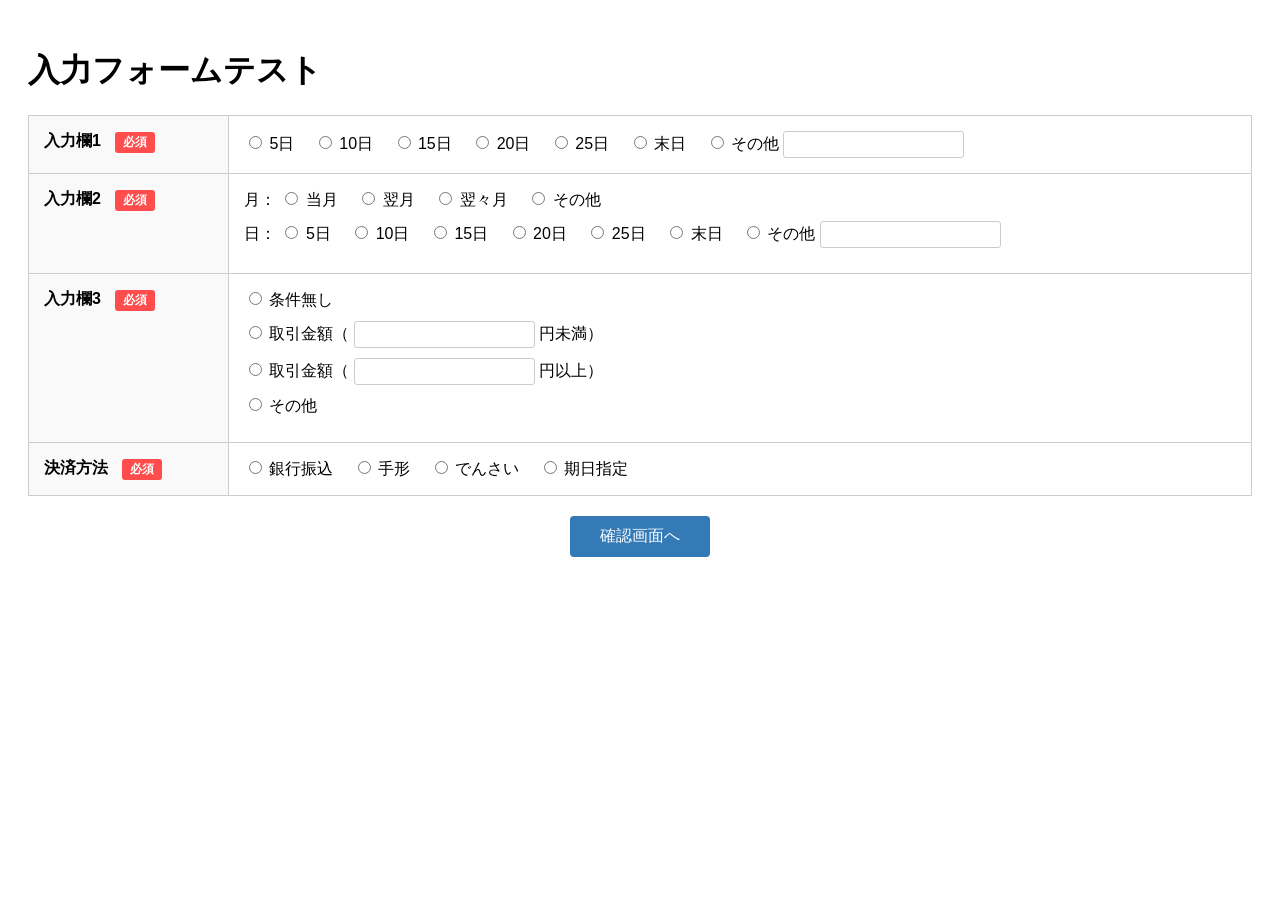
<file: index.html>
<!DOCTYPE html>
<html lang="ja">
<head>
    <meta charset="UTF-8">
    <meta name="viewport" content="width=device-width, initial-scale=1.0">
    <title>Form Test</title>
    <!-- jQuery CDN -->
    <script src="https://code.jquery.com/jquery-3.6.0.min.js"></script>
    <link rel="stylesheet" href="styles.css">
    <style>
        /* 簡単なリセットCSS */
        * { box-sizing: border-box; }
        body { font-family: "Helvetica Neue", Arial, "Hiragino Kaku Gothic ProN", "Hiragino Sans", Meiryo, sans-serif; padding: 20px; }
        .input-wrapper { margin-bottom: 10px; }
        label { margin-right: 15px; cursor: pointer; }
    </style>
</head>
<body>

    <div id="area-form-input">
        <h1>入力フォームテスト</h1>
        
        <!-- エラーリスト表示エリア (script.js L435) -->
        <div class="js-error-list" style="display:none;">
            <ul></ul>
        </div>

        <form action="#" method="post">
            <table class="formTable">
                <tbody>
                    <!-- ■入力欄1： -->
                    <tr>
                        <th>
                            <div class="item-inner">
                                <span class="item-text">入力欄1</span>
                                <span class="js-required">必須</span>
                            </div>
                        </th>
                        <td>
                            <label><input type="radio" name="c_kenshu" value="5日"> 5日</label>
                            <label><input type="radio" name="c_kenshu" value="10日"> 10日</label>
                            <label><input type="radio" name="c_kenshu" value="15日"> 15日</label>
                            <label><input type="radio" name="c_kenshu" value="20日"> 20日</label>
                            <label><input type="radio" name="c_kenshu" value="25日"> 25日</label>
                            <label><input type="radio" name="c_kenshu" value="末日"> 末日</label>
                            <div class="check-wrapper" style="display:inline-block;">
                                <label>
                                    <input type="radio" name="c_kenshu" value="その他" data-check-input="on"> その他
                                    <input type="text" class="js-nestinput" name="c_kenshu_other_val">
                                </label>
                            </div>
                            <!-- エラー表示エリア -->
                            <div class="js-error-alert"></div>
                        </td>
                    </tr>

                    <!-- ■入力欄2 -->
                    <tr>
                        <th>
                            <div class="item-inner">
                                <span class="item-text">入力欄2</span>
                                <span class="js-required">必須</span>
                            </div>
                        </th>
                        <td>
                            <div class="input-wrapper">
                                <span>月：</span>
                                <label><input type="radio" name="c_shiharai_month" value="当月"> 当月</label>
                                <label><input type="radio" name="c_shiharai_month" value="翌月"> 翌月</label>
                                <label><input type="radio" name="c_shiharai_month" value="翌々月"> 翌々月</label>
                                <label><input type="radio" name="c_shiharai_month" value="その他"> その他</label>
                            </div>
                            <div class="input-wrapper">
                                <span>日：</span>
                                <label><input type="radio" name="c_shiharai_day" value="5日"> 5日</label>
                                <label><input type="radio" name="c_shiharai_day" value="10日"> 10日</label>
                                <label><input type="radio" name="c_shiharai_day" value="15日"> 15日</label>
                                <label><input type="radio" name="c_shiharai_day" value="20日"> 20日</label>
                                <label><input type="radio" name="c_shiharai_day" value="25日"> 25日</label>
                                <label><input type="radio" name="c_shiharai_day" value="末日"> 末日</label>
                                <div class="check-wrapper" style="display:inline-block;">
                                    <label>
                                        <input type="radio" name="c_shiharai_day" value="その他" data-check-input="on"> その他
                                        <input type="number" class="js-nestinput" name="c_shiharai_day_other_val">
                                    </label>
                                </div>
                            </div>
                            <!-- エラー表示エリア -->
                            <div class="js-error-alert"></div>
                        </td>
                    </tr>

                    <!-- ■入力欄3 -->
                    <tr>
                        <th>
                            <div class="item-inner">
                                <span class="item-text">入力欄3</span>
                                <span class="js-required">必須</span>
                            </div>
                        </th>
                        <td>
                            <div class="input-wrapper">
                                <label><input type="radio" name="c_joken" value="条件無し"> 条件無し</label>
                            </div>
                            <div class="input-wrapper">
                                <label>
                                    <input type="radio" name="c_joken" value="取引金額（◯円未満）" data-check-input="on"> 取引金額（
                                    <input type="number" class="js-nestinput" name="c_joken_under_val"> 円未満）
                                </label>
                            </div>
                            <div class="input-wrapper">
                                <label>
                                    <input type="radio" name="c_joken" value="取引金額（□円以上）" data-check-input="on"> 取引金額（
                                    <input type="number" class="js-nestinput" name="c_joken_over_val"> 円以上）
                                </label>
                            </div>
                            <div class="input-wrapper">
                                <label><input type="radio" name="c_joken" value="その他"> その他</label>
                            </div>
                            <!-- エラー表示エリア -->
                            <div class="js-error-alert"></div>
                        </td>
                    </tr>

                    <!-- ■入力欄4：決済方法 -->
                    <tr>
                        <th>
                            <div class="item-inner">
                                <span class="item-text">決済方法</span>
                                <span class="js-required">必須</span>
                            </div>
                        </th>
                        <td>
                            <label><input type="radio" name="c_kessai" value="銀行振込"> 銀行振込</label>
                            <label><input type="radio" name="c_kessai" value="手形"> 手形</label>
                            <label><input type="radio" name="c_kessai" value="でんさい"> でんさい</label>
                            <label><input type="radio" name="c_kessai" value="期日指定"> 期日指定</label>
                            <!-- エラー表示エリア -->
                            <div class="js-error-alert"></div>
                        </td>
                    </tr>
                </tbody>
            </table>

            <div style="margin-top: 20px; text-align: center;">
                <button type="button" class="js-sendBtn">確認画面へ</button>
            </div>
        </form>
    </div>

    <!-- 確認画面エリア（script.jsの動作抑制のため存在させるが中身は簡易的） -->
    <div id="area-form-conf" style="display:none;">
        <h2>確認画面</h2>
        <table>
            <!-- script.jsが値を入れるターゲット -->
            <tr class="question1"><td><span class="confirm_val"></span></td></tr>
        </table>
    </div>

    <script src="script.js"></script>
</body>
</html>
</file>
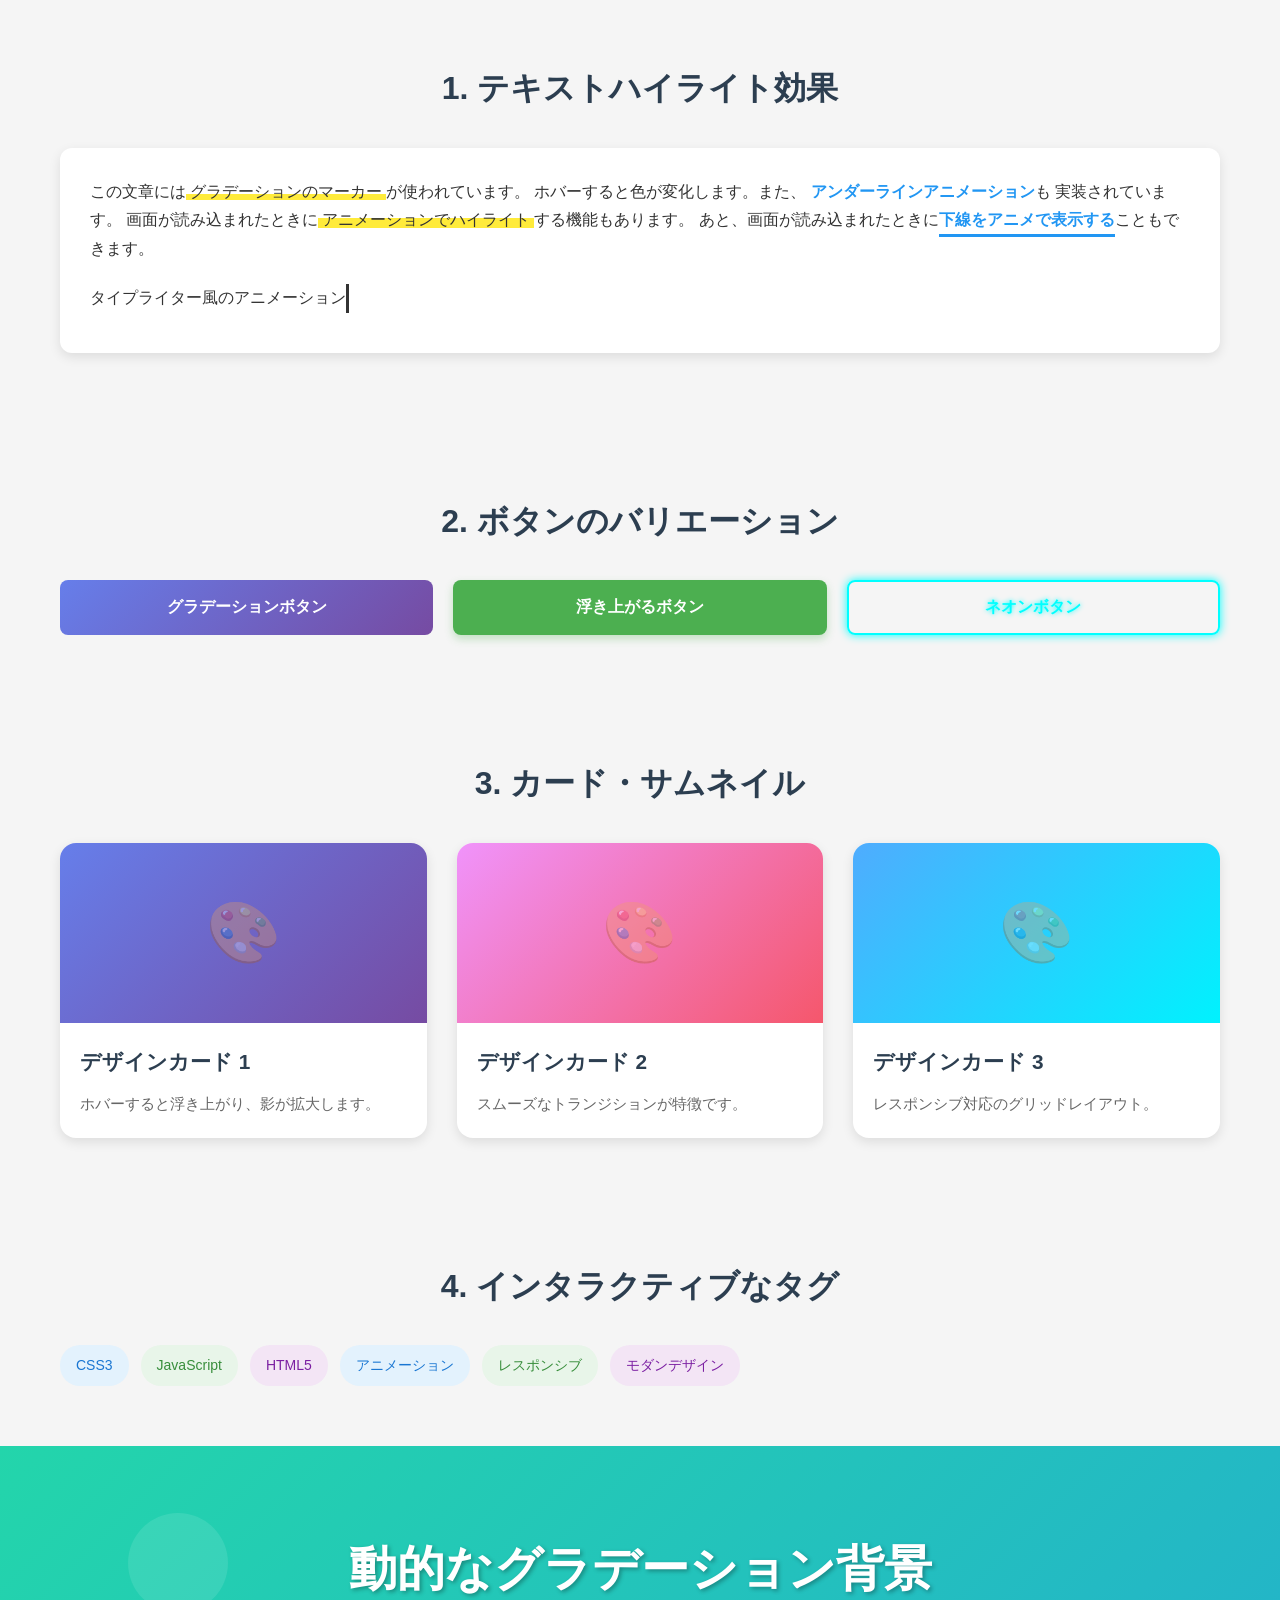
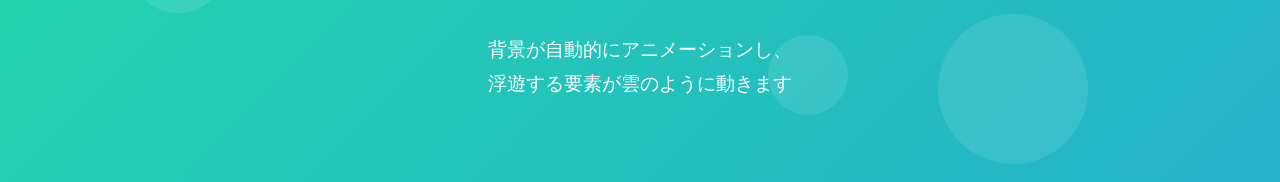
<file: sample.html>
<!DOCTYPE html>
<html lang="ja">
<head>
    <meta charset="UTF-8">
    <meta name="viewport" content="width=device-width, initial-scale=1.0">
    <link rel="stylesheet" href="./style.css">
    <title>CSSテクニックショーケース</title>
</head>

<body>
    <!-- セクション1: テキストハイライト -->
    <div class="section fade-in">
        <h2 class="section-title">1. テキストハイライト効果</h2>
        <div class="text-content">
            <p>
                この文章には<span class="highlight-gradient">グラデーションのマーカー</span>が使われています。
                ホバーすると色が変化します。また、
                <a href="#" class="highlight-underline">アンダーラインアニメーション</a>も
                実装されています。
                画面が読み込まれたときに<span class="highlight-anime">アニメーションでハイライト</span>する機能もあります。
                あと、画面が読み込まれたときに<span class="underline-anime">下線をアニメで表示する</span>こともできます。
            </p>
            <p style="margin-top: 20px;">
                <span class="typewriter">タイプライター風のアニメーション</span>
            </p>
        </div>
    </div>

    <!-- セクション2: ボタン -->
    <div class="section fade-in">
        <h2 class="section-title">2. ボタンのバリエーション</h2>
        <div class="button-grid">
            <button class="btn btn-gradient"><span>グラデーションボタン</span></button>
            <button class="btn btn-float">浮き上がるボタン</button>
            <button class="btn btn-neon">ネオンボタン</button>
        </div>
    </div>

    <!-- セクション3: カード -->
    <div class="section fade-in">
        <h2 class="section-title">3. カード・サムネイル</h2>
        <div class="card-grid">
            <div class="card">
                <div class="card-image" style="background: linear-gradient(135deg, #667eea 0%, #764ba2 100%);"></div>
                <div class="card-content">
                    <h3 class="card-title">デザインカード 1</h3>
                    <p class="card-text">ホバーすると浮き上がり、影が拡大します。</p>
                </div>
            </div>
            <div class="card">
                <div class="card-image" style="background: linear-gradient(135deg, #f093fb 0%, #f5576c 100%);"></div>
                <div class="card-content">
                    <h3 class="card-title">デザインカード 2</h3>
                    <p class="card-text">スムーズなトランジションが特徴です。</p>
                </div>
            </div>
            <div class="card">
                <div class="card-image" style="background: linear-gradient(135deg, #4facfe 0%, #00f2fe 100%);"></div>
                <div class="card-content">
                    <h3 class="card-title">デザインカード 3</h3>
                    <p class="card-text">レスポンシブ対応のグリッドレイアウト。</p>
                </div>
            </div>
        </div>
    </div>

    <!-- セクション4: タグ -->
    <div class="section fade-in">
        <h2 class="section-title">4. インタラクティブなタグ</h2>
        <div class="tags">
            <span class="tag tag-blue">CSS3</span>
            <span class="tag tag-green">JavaScript</span>
            <span class="tag tag-purple">HTML5</span>
            <span class="tag tag-blue">アニメーション</span>
            <span class="tag tag-green">レスポンシブ</span>
            <span class="tag tag-purple">モダンデザイン</span>
        </div>
    </div>

    <!-- セクション5: 動く背景 -->
    <div class="animated-bg">
        <div class="floating-shape shape1"></div>
        <div class="floating-shape shape2"></div>
        <div class="floating-shape shape3"></div>
        <h2>動的なグラデーション背景</h2>
        <p style="font-size: 1.2rem; position: relative; z-index: 1;">
            背景が自動的にアニメーションし、<br>
            浮遊する要素が雲のように動きます
        </p>
    </div>


    <script src="./script.js"></script>
</body>
</html>
</file>
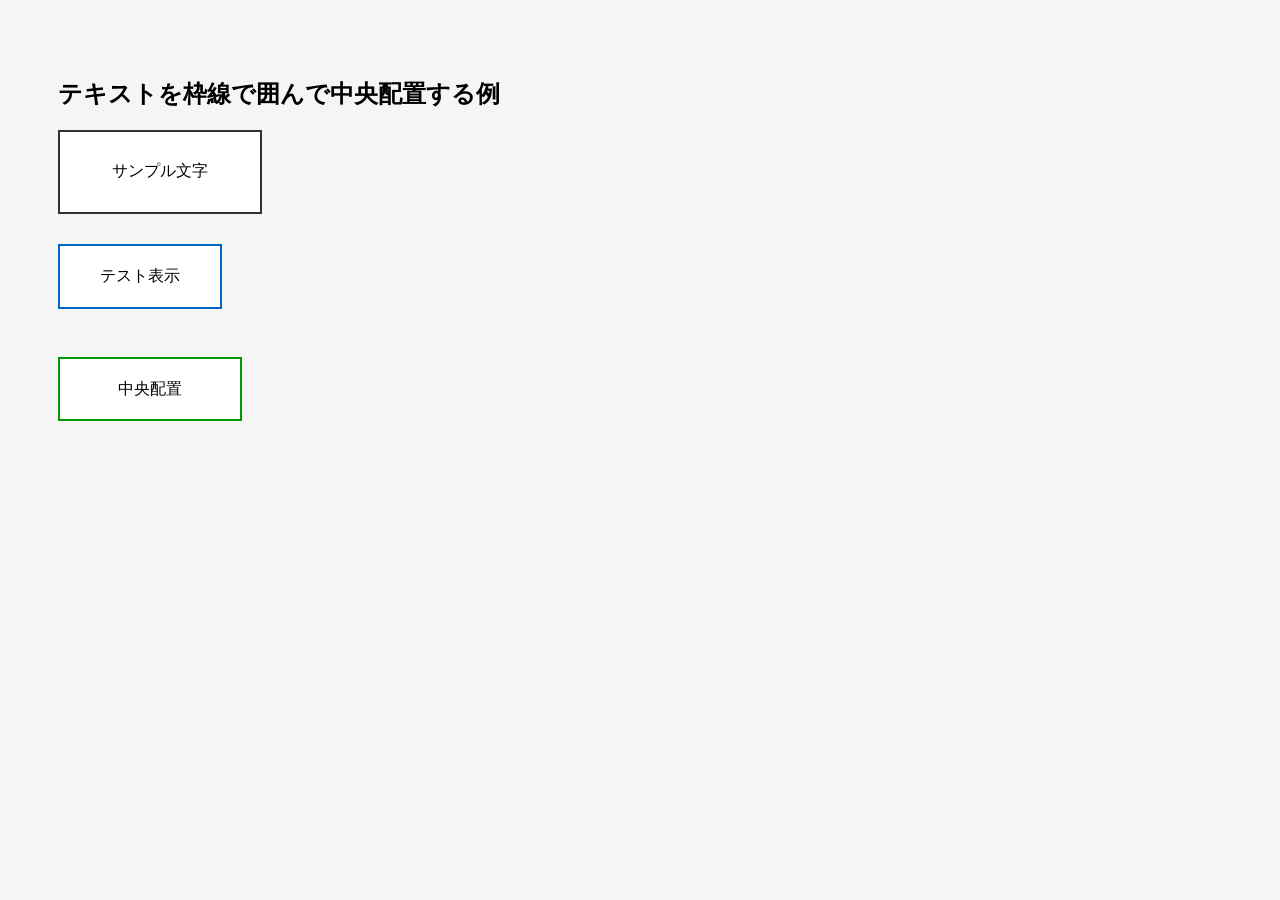
<file: test.html>
<!DOCTYPE html>
<html lang="ja">
<head>
  <meta charset="UTF-8">
  <meta name="viewport" content="width=device-width, initial-scale=1.0">
  <title>テキストを枠線で囲む</title>
  <style>
    /* 全体のレイアウト調整（デモ用） */
    body {
      font-family: sans-serif;
      padding: 50px;
      background-color: #f5f5f5;
    }

    /* 方法1: divを使った例（ブロック要素） */
    .box-div {
      /* 枠線の設定: 太さ 線の種類 色 */
      border: 2px solid #333;
      
      /* 幅を指定（テキストに合わせて調整可能） */
      width: 200px;
      
      /* 高さを指定 */
      height: 80px;
      
      /* 左右中央配置: テキストを水平方向の中央に */
      text-align: center;
      
      /* 上下中央配置: Flexboxを使用 */
      display: flex;
      align-items: center; /* 垂直方向の中央 */
      justify-content: center; /* 水平方向の中央（text-alignと併用可） */
      
      /* 余白やその他の装飾 */
      margin-bottom: 30px;
      background-color: white;
    }

    /* 方法2: spanを使った例（インライン要素→ブロック化） */
    .box-span {
      /* インライン要素をブロック化 */
      display: inline-flex;
      
      /* 枠線 */
      border: 2px solid #0066cc;
      
      /* パディングで内側の余白を確保 */
      padding: 20px 40px;
      
      /* 中央配置 */
      align-items: center;
      justify-content: center;
      
      /* 装飾 */
      background-color: white;
      margin-bottom: 30px;
    }

    /* 方法3: シンプルな固定サイズ版 */
    .box-simple {
      border: 2px solid #009900;
      width: 180px;
      height: 60px;
      
      /* line-heightで上下中央を実現する古典的な方法 */
      line-height: 60px; /* heightと同じ値にする */
      text-align: center;
      
      background-color: white;
    }
  </style>
</head>
<body>
  <h2>テキストを枠線で囲んで中央配置する例</h2>

  <!-- 方法1: divを使った例 -->
  <div class="box-div">
    サンプル文字
  </div>

  <!-- 方法2: spanを使った例 -->
  <span class="box-span">
    テスト表示
  </span>
  <br><br>

  <!-- 方法3: シンプルな方法 -->
  <div class="box-simple">
    中央配置
  </div>

</body>
</html>
</file>
<file: styles.css>
@charset "UTF-8";

/* Form Table Style */
.formTable {
    width: 100%;
    border-collapse: collapse;
    border: 1px solid #ccc;
    margin-bottom: 20px;
}

.formTable th, .formTable td {
    border: 1px solid #ccc;
    padding: 15px;
    vertical-align: top;
}

.formTable th {
    background-color: #f9f9f9;
    width: 200px;
    text-align: left;
}

/* 必須・完了ラベル */
.js-required {
    display: inline-block;
    padding: 2px 8px;
    font-size: 12px;
    color: #fff;
    background-color: #ff4d4d; /* 必須：赤 */
    border-radius: 3px;
    margin-left: 10px;
}

.js-required.is-complete {
    background-color: #5cb85c; /* 完了：緑 */
}

/* エラーメッセージ */
.errorTxt {
    color: #d9534f;
    font-size: 14px;
    margin-top: 5px;
    font-weight: bold;
}

/* Input Styles */
input[type="text"], input[type="number"] {
    padding: 5px;
    border: 1px solid #ccc;
    border-radius: 3px;
}

input:disabled {
    background-color: #eee;
    cursor: not-allowed;
}

.js-sendBtn {
    padding: 10px 30px;
    background-color: #337ab7;
    color: #fff;
    border: none;
    border-radius: 4px;
    font-size: 16px;
    cursor: pointer;
}

.js-sendBtn:hover {
    background-color: #286090;
}

.js-error-list {
    background: #fdeeee;
    padding: 10px;
    border: 1px solid #d9534f;
    margin-bottom: 20px;
}
.js-error-list ul {
    margin: 0;
    padding-left: 20px;
    color: #d9534f;
}
</file>
<file: style.css>
/* ========================================
           基本設定
           ======================================== */
        * {
            /* すべての要素(*はワイルドカード)に適用 */
            margin: 0;  /* 外側の余白をゼロに（デフォルトの余白をリセット） */
            padding: 0;  /* 内側の余白をゼロに（デフォルトの余白をリセット） */
            box-sizing: border-box;  /* widthとheightにpaddingとborderを含める（計算しやすくなる） */
        }

        body {
            /* ページ全体のbodyタグに適用 */
            font-family: 'Segoe UI', sans-serif;  /* フォントの種類を指定 */
            line-height: 1.8;  /* 行の高さを1.8倍に（読みやすくなる） */
            color: #333;  /* 文字色を濃いグレーに */
            background: #f5f5f5;  /* 背景色を薄いグレーに */
        }

        /* ========================================
           セクション1: テキストハイライト効果
           ======================================== */
        .section {
            /* 各セクションの共通スタイル */
            padding: 60px 20px;  /* 上下に60px、左右に20pxの内側余白を設定 */
            max-width: 1200px;  /* 最大幅を1200pxに制限（大画面で広がりすぎない） */
            margin: 0 auto;  /* 上下0、左右autoで中央に配置 */
        }

        .section-title {
            /* セクションのタイトル */
            font-size: 2rem;  /* フォントサイズを2倍に（1rem=16pxなので32px） */
            margin-bottom: 30px;  /* 下に30pxの外側余白 */
            text-align: center;  /* 文字を中央揃え */
            color: #2c3e50;  /* 濃い青灰色 */
        }


        /* グラデーションハイライト（マーカー風） */
        /* linear-gradientはブラウザ上でhover時のtransitionでじわじわ変化ができないので、
        　　2つのグラデーションを重ねて、透明度を変化させることにした。 */

        .highlight-gradient {
            position: relative;
            padding: 0 4px;
            z-index: 1;
        }

        .highlight-gradient::before {
            content: '';
            position: absolute;
            bottom: 0;
            left: 0;
            right: 0;
            height: 80%;
            background: linear-gradient(transparent 60%, #ffeb3b 60%);
            z-index: -1;
            transition: opacity 1s ease;
            opacity: 1;
        }

        .highlight-gradient::after {
            content: '';
            position: absolute;
            bottom: 0;
            left: 0;
            right: 0;
            height: 80%;
            background: linear-gradient(transparent 40%, #ffc107 40%);
            z-index: -1;
            opacity: 0;
            transition: opacity 1s ease;
        }

        .highlight-gradient:hover::before {
            opacity: 0;
        }

        .highlight-gradient:hover::after {
            opacity: 1;
        }


        /* 画面が読み込まれたときにハイライトのアニメーション */
        .highlight-anime{
            position: relative;
            padding: 0 4px;
            z-index: 1;
        }

        .highlight-anime::before{
            content: '';
            position: absolute;
            bottom: 0;
            left: 0;
            height: 150%;
            background: linear-gradient(transparent 60%, #ffeb3b 60%);
            z-index: -1;
            /* 左から右へのアニメーション */
            width: 0;  /* 初期状態は幅0 */
            animation: slideRight 2s ease forwards;  /* 2秒かけて左から右へ */
            /* 応用: 遅延させて表示するとき（1秒待ってから2秒かけて表示）は下記 */
            /* animation: slideRight 2s ease 1s forwards; */
        }

        @keyframes slideRight {
            from { width: 0; }  /* 開始: 幅0 */
            to { width: 100%; }  /* 終了: 幅100% */
        }


        /* アンダーラインアニメーション */
        .highlight-underline {
            position: relative;  /* 相対位置指定（::afterの位置基準になる） */
            display: inline-block;  /* インラインブロック要素に（幅を持つが横並びになる） */
            color: #2196f3;  /* 青色の文字 */
            text-decoration: none;  /* リンクの下線を消す */
            font-weight: bold;  /* 太字にする */
        }

        .highlight-underline::after {
            /* ::afterは要素の後ろに擬似要素を追加 */
            content: '';  /* 内容は空（線を描くだけ） */
            position: absolute;  /* 絶対位置指定（親要素を基準に配置） */
            bottom: -2px;  /* 下から-2pxの位置（文字の少し下） */
            left: 0;  /* 左端から開始 */
            width: 0;  /* 初期状態は幅0（見えない） */
            height: 3px;  /* 高さ3px（線の太さ） */
            background: #2196f3;  /* 青色の線 */
            transition: width 1.4s ease;  /* 幅を0.4秒かけて滑らかに変化 */
        }

        .highlight-underline:hover::after {
            /* マウスを乗せたとき、::after擬似要素の幅を変更 */
            width: 100%;  /* 幅を100%に（左から右へ線が伸びる） */
        }




        .underline-anime {
            position: relative;
            display: inline-block;
            color: #2196f3;
            text-decoration: none;
            font-weight: bold;
        }

        .underline-anime::after {
            content: '';
            position: absolute;
            bottom: -2px;
            left: 0;
            height: 3px;
            background: #2196f3;
            /* 左から右へのアニメーション */
            width: 0;  /* 初期状態は幅0 */
            animation: slideRight 2s ease forwards;  /* 2秒かけて左から右へ */
        }

        @keyframes slideRight {
            from { width: 0; }
            to { width: 100%; }
        }



        /* タイプライター風アニメーション */
        .typewriter {
            display: inline-block;  /* インラインブロック要素に */
            overflow: hidden;  /* はみ出た部分を隠す（文字が徐々に表示される効果） */
            border-right: 3px solid #333;  /* 右側に3pxの縦線（カーソルのような効果） */
            white-space: nowrap;  /* 改行しない（一行で表示） */
            /* 2つのアニメーションを同時に実行 */
            animation: typing 3s steps(30) infinite, blink 0.7s step-end infinite;
            /* typing: 3秒かけて30段階で無限ループ */
            /* blink: 0.7秒かけてカーソルを点滅、無限ループ */
        }

        @keyframes typing {
            /* タイピングアニメーションの定義 */
            0%, 100% { width: 0; }  /* 開始時と終了時は幅0（見えない） */
            50% { width: 100%; }  /* 中間で幅100%（全部表示） */
        }

        @keyframes blink {
            /* カーソル点滅アニメーションの定義 */
            50% { border-color: transparent; }  /* 50%の時点で縦線を透明に */
        }

        .text-content {
            background: white;  /* 背景色を白に */
            padding: 30px;  /* 四方に30pxの内側余白 */
            border-radius: 12px;  /* 角を12pxの半径で丸める */
            box-shadow: 0 4px 12px rgba(0,0,0,0.1);  /* 影: 右に0px、下に4px、ぼかし12px、黒の10%透明 */
            margin-bottom: 20px;  /* 下に20pxの外側余白 */
        }






        
        /* ========================================
           セクション2: ボタンのバリエーション
           ======================================== */
        .button-grid {
            /* グリッドレイアウト: 自動的に列を配置 */
            display: grid;
            /* 最小250px、最大1fr(等分)の列を必要な数だけ自動配置 */
            grid-template-columns: repeat(auto-fit, minmax(250px, 1fr));
            gap: 20px;  /* グリッドアイテム間の間隔を20px */
            margin-top: 30px;  /* 上に30pxの外側余白 */
        }

        .btn {
            /* ボタンの基本スタイル */
            padding: 15px 30px;  /* 上下15px、左右30pxの内側余白 */
            font-size: 16px;  /* フォントサイズ16px */
            border: none;  /* 枠線なし */
            border-radius: 8px;  /* 角を8pxの半径で丸める */
            cursor: pointer;  /* マウスを乗せたときにポインター（指）の形に */
            transition: all 0.3s ease;  /* すべてのプロパティを0.3秒かけて滑らかに変化 */
            font-weight: bold;  /* 太字 */
        }

        /* グラデーションボタン */
        .btn-gradient {
            /* 135度の斜めグラデーション: 紫から濃い紫へ */
            background: linear-gradient(135deg, #667eea 0%, #764ba2 100%);
            color: white;  /* 文字色を白に */
            position: relative;  /* 相対位置指定（::beforeの位置基準になる） */
            overflow: hidden;  /* はみ出た部分を隠す（::beforeが外に出ないように） */
        }

        .btn-gradient::before {
            /* ::beforeは要素の前に擬似要素を追加 */
            content: '';  /* 内容は空 */
            position: absolute;  /* 絶対位置指定 */
            top: 0;  /* 上端に配置 */
            left: -100%;  /* 初期位置は左の外側（見えない） */
            width: 100%;  /* 幅100% */
            height: 100%;  /* 高さ100% */
            /* 逆向きのグラデーション（ホバー時に切り替わる） */
            background: linear-gradient(135deg, #764ba2 0%, #667eea 100%);
            transition: left 0.4s ease;  /* left位置を0.4秒かけて滑らかに変化 */
        }

        .btn-gradient:hover::before {
            /* マウスを乗せたとき、::before擬似要素を右へスライド */
            left: 0;  /* 左端に移動（グラデーションが左から右へスライド） */
        }

        .btn-gradient span {
            /* ボタン内のテキスト */
            position: relative;  /* 相対位置指定 */
            z-index: 1;  /* 重なり順を1に（::beforeの上に表示） */
        }

        /* 浮き上がるボタン */
        .btn-float {
            background: #4caf50;  /* 緑色の背景 */
            color: white;  /* 文字色を白に */
            /* 影: 右に0px、下に4px、ぼかし8px、緑の30%透明 */
            box-shadow: 0 4px 8px rgba(76, 175, 80, 0.3);
        }

        .btn-float:hover {
            /* マウスを乗せたとき */
            transform: translateY(-5px);  /* Y軸方向に-5px移動（上に浮く） */
            /* 影を大きく濃くする（浮き上がった感じ） */
            box-shadow: 0 8px 16px rgba(76, 175, 80, 0.4);
        }

        /* ネオンボタン */
        .btn-neon {
            background: transparent;  /* 背景を透明に */
            color: #00ffff;  /* シアン色の文字 */
            border: 2px solid #00ffff;  /* 2pxのシアン色の枠線 */
            text-shadow: 0 0 5px #00ffff;  /* 文字に光彩効果: ぼかし5px */
            box-shadow: 0 0 10px #00ffff;  /* ボタンに光彩効果: ぼかし10px */
        }

        .btn-neon:hover {
            /* マウスを乗せたとき */
            background: #00ffff;  /* 背景をシアン色に */
            color: #000;  /* 文字色を黒に */
            text-shadow: none;  /* 文字の光彩を消す */
            /* 光彩を強くする（2つの影を重ねる） */
            box-shadow: 0 0 20px #00ffff, 0 0 30px #00ffff;
        }

        /* ========================================
           セクション3: カード・サムネイル
           ======================================== */
        .card-grid {
            /* グリッドレイアウト */
            display: grid;
            /* 最小280px、最大1fr(等分)の列を必要な数だけ自動配置 */
            grid-template-columns: repeat(auto-fit, minmax(280px, 1fr));
            gap: 30px;  /* グリッドアイテム間の間隔を30px */
            margin-top: 30px;  /* 上に30pxの外側余白 */
        }

        .card {
            /* カードの基本スタイル */
            background: white;  /* 背景色を白に */
            border-radius: 16px;  /* 角を16pxの半径で丸める */
            overflow: hidden;  /* はみ出た部分を隠す（角の丸みを画像にも適用） */
            /* 影: 右に0px、下に4px、ぼかし12px、黒の10%透明 */
            box-shadow: 0 4px 12px rgba(0,0,0,0.1);
            transition: all 0.4s ease;  /* すべてのプロパティを0.4秒かけて滑らかに変化 */
            cursor: pointer;  /* マウスを乗せたときにポインター（指）の形に */
        }

        .card:hover {
            /* マウスを乗せたとき */
            /* transform: 複数の変形を同時に適用 */
            /* translateY(-10px): Y軸方向に-10px移動（上に浮く） */
            /* scale(1.02): 1.02倍に拡大（2%大きくなる） */
            transform: translateY(-10px) scale(1.02);
            /* 影を大きく濃くする（浮き上がった感じ） */
            box-shadow: 0 12px 24px rgba(0,0,0,0.2);
        }

        .card-image {
            /* カードの画像部分 */
            width: 100%;  /* 幅100% */
            height: 180px;  /* 高さ180px固定 */
            /* グラデーション背景 */
            background: linear-gradient(135deg, #667eea 0%, #764ba2 100%);
            position: relative;  /* 相対位置指定（::afterの位置基準になる） */
            overflow: hidden;  /* はみ出た部分を隠す */
        }

        .card-image::after {
            /* ::after擬似要素で絵文字を追加 */
            content: '🎨';  /* 絵文字を内容として表示 */
            font-size: 60px;  /* フォントサイズ60px */
            position: absolute;  /* 絶対位置指定 */
            top: 50%;  /* 上から50%の位置 */
            left: 50%;  /* 左から50%の位置 */
            /* translate: 自分自身のサイズを基準に移動（中央に配置） */
            transform: translate(-50%, -50%);
            opacity: 0.3;  /* 透明度30%（薄く表示） */
        }

        .card-content {
            /* カードのテキスト部分 */
            padding: 20px;  /* 四方に20pxの内側余白 */
        }

        .card-title {
            /* カードのタイトル */
            font-size: 1.3rem;  /* フォントサイズ1.3倍 */
            margin-bottom: 10px;  /* 下に10pxの外側余白 */
            color: #2c3e50;  /* 濃い青灰色 */
        }

        .card-text {
            /* カードの本文 */
            color: #666;  /* グレーの文字色 */
            font-size: 0.95rem;  /* フォントサイズ0.95倍（少し小さめ） */
        }

        /* ========================================
           セクション4: タグのデザイン
           ======================================== */
        .tags {
            /* フレックスボックスレイアウト */
            display: flex;
            flex-wrap: wrap;  /* 幅が足りなくなったら折り返す */
            gap: 12px;  /* アイテム間の間隔を12px */
            margin-top: 30px;  /* 上に30pxの外側余白 */
        }

        .tag {
            /* タグの基本スタイル */
            padding: 8px 16px;  /* 上下8px、左右16pxの内側余白 */
            border-radius: 20px;  /* 角を20pxの半径で丸める（カプセル型） */
            font-size: 14px;  /* フォントサイズ14px */
            cursor: pointer;  /* マウスを乗せたときにポインター（指）の形に */
            transition: all 0.3s ease;  /* すべてのプロパティを0.3秒かけて滑らかに変化 */
        }

        .tag-blue {
            /* 青いタグ */
            background: #e3f2fd;  /* 薄い青色の背景 */
            color: #1976d2;  /* 濃い青色の文字 */
        }

        .tag-blue:hover {
            /* マウスを乗せたとき */
            background: #1976d2;  /* 背景を濃い青色に */
            color: white;  /* 文字を白色に */
            transform: scale(1.1);  /* 1.1倍に拡大（10%大きくなる） */
        }

        .tag-green {
            /* 緑のタグ */
            background: #e8f5e9;  /* 薄い緑色の背景 */
            color: #388e3c;  /* 濃い緑色の文字 */
        }

        .tag-green:hover {
            /* マウスを乗せたとき */
            background: #388e3c;  /* 背景を濃い緑色に */
            color: white;  /* 文字を白色に */
            transform: scale(1.1);  /* 1.1倍に拡大 */
        }

        .tag-purple {
            /* 紫のタグ */
            background: #f3e5f5;  /* 薄い紫色の背景 */
            color: #7b1fa2;  /* 濃い紫色の文字 */
        }

        .tag-purple:hover {
            /* マウスを乗せたとき */
            background: #7b1fa2;  /* 背景を濃い紫色に */
            color: white;  /* 文字を白色に */
            transform: scale(1.1);  /* 1.1倍に拡大 */
        }

        /* ========================================
           セクション5: 動く背景
           ======================================== */
        .animated-bg {
            /* 4色のグラデーション: -45度の角度で配置 */
            background: linear-gradient(-45deg, #ee7752, #e73c7e, #23a6d5, #23d5ab);
            background-size: 400% 400%;  /* 背景を400%に拡大（動かす余地を作る） */
            /* gradientアニメーションを15秒かけて無限にループ、滑らかに */
            animation: gradient 15s ease infinite;
            padding: 80px 20px;  /* 上下80px、左右20pxの内側余白 */
            text-align: center;  /* 文字を中央揃え */
            color: white;  /* 文字色を白に */
            position: relative;  /* 相対位置指定（浮遊要素の位置基準になる） */
            overflow: hidden;  /* はみ出た部分を隠す */
        }

        @keyframes gradient {
            /* グラデーションアニメーションの定義 */
            0% { background-position: 0% 50%; }  /* 開始位置 */
            50% { background-position: 100% 50%; }  /* 中間位置（右へ移動） */
            100% { background-position: 0% 50%; }  /* 終了位置（元に戻る） */
            /* これにより背景が左右にゆっくり動く */
        }

        /* 浮遊する雲のような要素 */
        .floating-shape {
            position: absolute;  /* 絶対位置指定 */
            border-radius: 50%;  /* 角を50%の半径で丸める（完全な円） */
            background: rgba(255, 255, 255, 0.1);  /* 白色、透明度10%（薄い円） */
            /* floatアニメーションを6秒かけて無限にループ、滑らかに */
            animation: float 6s ease-in-out infinite;
        }

        .shape1 {
            /* 浮遊要素1 */
            width: 100px;  /* 幅100px */
            height: 100px;  /* 高さ100px */
            top: 20%;  /* 上から20%の位置 */
            left: 10%;  /* 左から10%の位置 */
            animation-delay: 0s;  /* アニメーション開始遅延なし */
        }

        .shape2 {
            /* 浮遊要素2 */
            width: 150px;  /* 幅150px */
            height: 150px;  /* 高さ150px */
            top: 50%;  /* 上から50%の位置 */
            right: 15%;  /* 右から15%の位置 */
            animation-delay: 2s;  /* アニメーション開始を2秒遅らせる */
        }

        .shape3 {
            /* 浮遊要素3 */
            width: 80px;  /* 幅80px */
            height: 80px;  /* 高さ80px */
            bottom: 20%;  /* 下から20%の位置 */
            left: 60%;  /* 左から60%の位置 */
            animation-delay: 4s;  /* アニメーション開始を4秒遅らせる */
        }

        @keyframes float {
            /* 浮遊アニメーションの定義 */
            0%, 100% { 
                /* 開始と終了: 元の位置 */
                transform: translateY(0) translateX(0); 
            }
            25% { 
                /* 25%地点: 上に20px、右に10px移動 */
                transform: translateY(-20px) translateX(10px); 
            }
            50% { 
                /* 50%地点: 元の高さ、右に20px移動 */
                transform: translateY(0) translateX(20px); 
            }
            75% { 
                /* 75%地点: 下に20px、右に10px移動 */
                transform: translateY(20px) translateX(10px); 
            }
            /* これにより雲のようにふわふわと動く */
        }

        .animated-bg h2 {
            /* 動く背景内のタイトル */
            font-size: 3rem;  /* フォントサイズを3倍に */
            margin-bottom: 20px;  /* 下に20pxの外側余白 */
            /* 文字に影: 右に2px、下に2px、ぼかし4px、黒の30%透明 */
            text-shadow: 2px 2px 4px rgba(0,0,0,0.3);
            position: relative;  /* 相対位置指定 */
            z-index: 1;  /* 重なり順を1に（浮遊要素の上に表示） */
        }

        /* ========================================
           スクロール時のフェードイン効果
           ======================================== */
        .fade-in {
            /* フェードイン前の初期状態 */
            opacity: 0;  /* 透明度0%（完全に透明、見えない） */
            transform: translateY(30px);  /* Y軸方向に30px下に移動（下からスライドイン） */
            /* opacityとtransformを0.6秒かけて滑らかに変化 */
            transition: opacity 0.6s ease, transform 0.6s ease;
        }

        .fade-in.visible {
            /* .visibleクラスが追加されたとき（画面に入ったとき） */
            opacity: 1;  /* 透明度100%（完全に表示） */
            transform: translateY(0);  /* 元の位置に戻る */
            /* これにより下から浮き上がるように表示される */
        }
</file>
